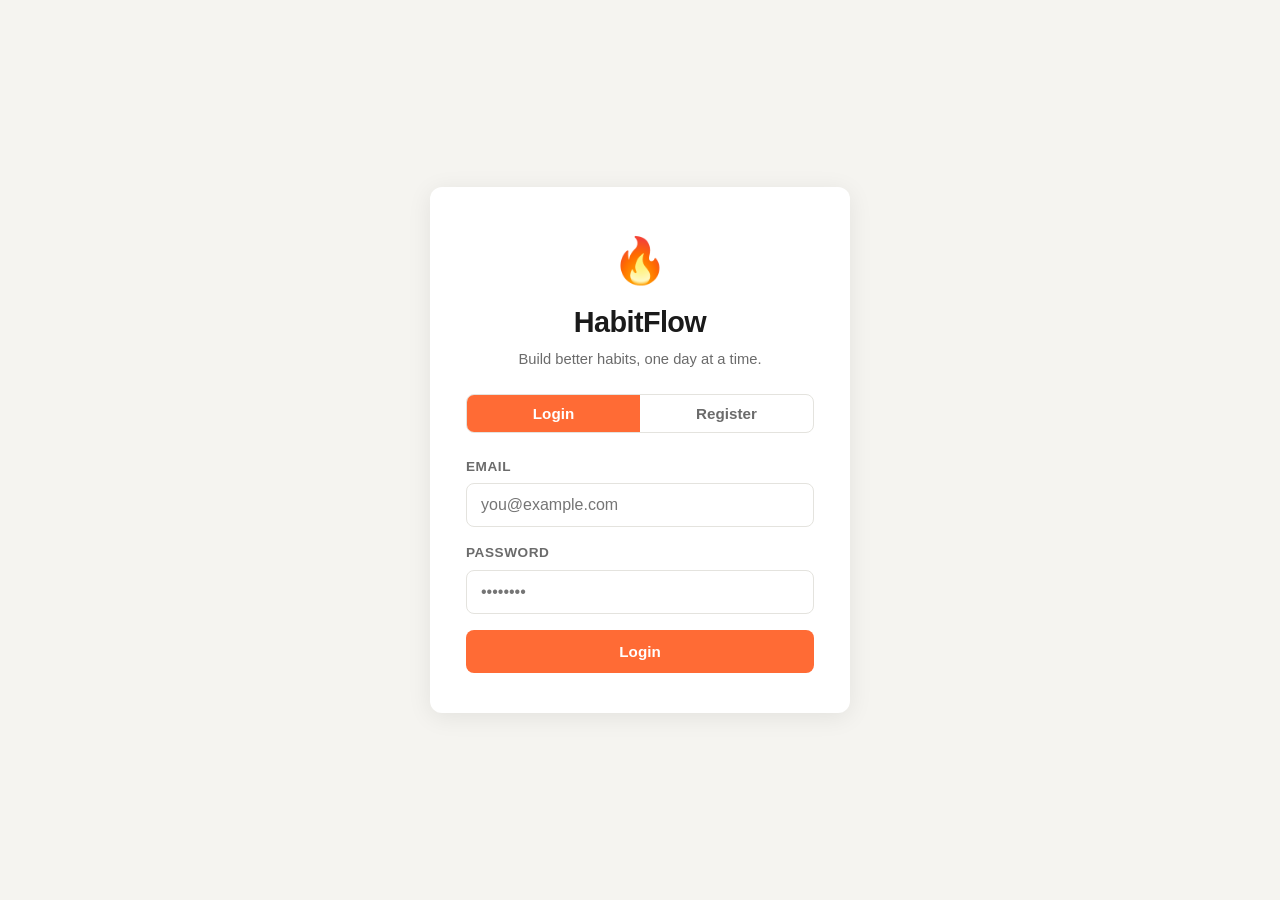
<file: frontend/index.html>
<!DOCTYPE html>
<html lang="en">
<head>
  <meta charset="UTF-8" />
  <meta name="viewport" content="width=device-width, initial-scale=1.0" />
  <title>Habit Tracker — Login</title>
  <link rel="stylesheet" href="style.css" />
</head>
<body class="auth-page">

  <div class="auth-card">
    <div class="logo">
      <span class="logo-icon">🔥</span>
      <h1>HabitFlow</h1>
      <p class="tagline">Build better habits, one day at a time.</p>
    </div>

    <!-- Tab switcher -->
    <div class="tab-bar">
      <button class="tab active" id="tab-login" onclick="showTab('login')">Login</button>
      <button class="tab" id="tab-register" onclick="showTab('register')">Register</button>
    </div>

    <!-- Login form -->
    <form id="form-login" class="auth-form" onsubmit="handleLogin(event)">
      <div class="field">
        <label for="login-email">Email</label>
        <input type="email" id="login-email" placeholder="you@example.com" required />
      </div>
      <div class="field">
        <label for="login-password">Password</label>
        <input type="password" id="login-password" placeholder="••••••••" required />
      </div>
      <button type="submit" class="btn btn-primary" id="btn-login">Login</button>
      <p id="login-error" class="form-error hidden"></p>
    </form>

    <!-- Register form -->
    <form id="form-register" class="auth-form hidden" onsubmit="handleRegister(event)">
      <div class="field">
        <label for="reg-email">Email</label>
        <input type="email" id="reg-email" placeholder="you@example.com" required />
      </div>
      <div class="field">
        <label for="reg-password">Password</label>
        <input type="password" id="reg-password" placeholder="Min 6 characters" required minlength="6" />
      </div>
      <button type="submit" class="btn btn-primary" id="btn-register">Create account</button>
      <p id="register-msg" class="form-info hidden"></p>
      <p id="register-error" class="form-error hidden"></p>
    </form>
  </div>

  <script src="app.js"></script>
  <script>
    // Redirect if already logged in
    if (localStorage.getItem("habit_token")) {
      window.location.href = "dashboard.html";
    }

    function showTab(tab) {
      document.getElementById("form-login").classList.toggle("hidden", tab !== "login");
      document.getElementById("form-register").classList.toggle("hidden", tab !== "register");
      document.getElementById("tab-login").classList.toggle("active", tab === "login");
      document.getElementById("tab-register").classList.toggle("active", tab === "register");
    }

    async function handleLogin(e) {
      e.preventDefault();
      const btn = document.getElementById("btn-login");
      const errEl = document.getElementById("login-error");
      btn.disabled = true;
      btn.textContent = "Logging in…";
      errEl.classList.add("hidden");

      const email = document.getElementById("login-email").value;
      const password = document.getElementById("login-password").value;

      try {
        const res = await apiFetch("/auth/login", "POST", { email, password }, false);
        localStorage.setItem("habit_token", res.access_token);
        localStorage.setItem("habit_user", JSON.stringify(res.user));
        window.location.href = "dashboard.html";
      } catch (err) {
        errEl.textContent = err.message || "Login failed";
        errEl.classList.remove("hidden");
        btn.disabled = false;
        btn.textContent = "Login";
      }
    }

    async function handleRegister(e) {
      e.preventDefault();
      const btn = document.getElementById("btn-register");
      const msgEl = document.getElementById("register-msg");
      const errEl = document.getElementById("register-error");
      btn.disabled = true;
      btn.textContent = "Creating account…";
      msgEl.classList.add("hidden");
      errEl.classList.add("hidden");

      const email = document.getElementById("reg-email").value;
      const password = document.getElementById("reg-password").value;

      try {
        await apiFetch("/auth/register", "POST", { email, password }, false);
        msgEl.textContent = "Account created! Check your email to confirm, then log in.";
        msgEl.classList.remove("hidden");
        btn.disabled = false;
        btn.textContent = "Create account";
      } catch (err) {
        errEl.textContent = err.message || "Registration failed";
        errEl.classList.remove("hidden");
        btn.disabled = false;
        btn.textContent = "Create account";
      }
    }
  </script>
</body>
</html>
</file>
<file: frontend/style.css>
/* ============================================================
   CSS Reset + Variables
   ============================================================ */
*, *::before, *::after { box-sizing: border-box; margin: 0; padding: 0; }

:root {
  --bg:          #f5f4f0;
  --surface:     #ffffff;
  --border:      #e4e3de;
  --primary:     #ff6b35;
  --primary-dark:#e85a25;
  --primary-bg:  #fff4f0;
  --text:        #1a1a1a;
  --text-muted:  #6b6b6b;
  --success:     #22c55e;
  --danger:      #ef4444;
  --radius:      12px;
  --radius-sm:   8px;
  --shadow:      0 4px 24px rgba(0,0,0,.08);
  --shadow-sm:   0 2px 8px rgba(0,0,0,.06);
  --transition:  .18s ease;
}

body {
  font-family: -apple-system, BlinkMacSystemFont, "Segoe UI", Roboto, sans-serif;
  background: var(--bg);
  color: var(--text);
  min-height: 100vh;
  line-height: 1.5;
}

/* ============================================================
   Utility
   ============================================================ */
.hidden { display: none !important; }

/* ============================================================
   Buttons
   ============================================================ */
.btn {
  display: inline-flex;
  align-items: center;
  gap: 6px;
  padding: 10px 20px;
  border: none;
  border-radius: var(--radius-sm);
  font-size: .95rem;
  font-weight: 600;
  cursor: pointer;
  transition: background var(--transition), opacity var(--transition), transform var(--transition);
  white-space: nowrap;
}
.btn:active { transform: scale(.97); }
.btn:disabled { opacity: .55; cursor: not-allowed; }

.btn-primary {
  background: var(--primary);
  color: #fff;
}
.btn-primary:hover:not(:disabled) { background: var(--primary-dark); }

.btn-ghost {
  background: transparent;
  color: var(--text-muted);
  border: 1px solid var(--border);
}
.btn-ghost:hover:not(:disabled) { background: var(--bg); color: var(--text); }

.btn-sm { padding: 6px 12px; font-size: .82rem; }
.btn-danger { color: var(--danger) !important; border-color: transparent !important; }
.btn-danger:hover { background: #fff5f5 !important; }

/* ============================================================
   Forms
   ============================================================ */
.field { display: flex; flex-direction: column; gap: 6px; }
.field label { font-size: .85rem; font-weight: 600; color: var(--text-muted); text-transform: uppercase; letter-spacing: .04em; }

input[type="email"],
input[type="password"],
input[type="text"] {
  width: 100%;
  padding: 12px 14px;
  border: 1.5px solid var(--border);
  border-radius: var(--radius-sm);
  font-size: 1rem;
  background: var(--surface);
  color: var(--text);
  transition: border-color var(--transition);
  outline: none;
}
input:focus { border-color: var(--primary); }

.form-error { color: var(--danger); font-size: .88rem; margin-top: 4px; }
.form-info  { color: var(--success); font-size: .88rem; margin-top: 4px; }

/* ============================================================
   Auth page
   ============================================================ */
.auth-page {
  display: flex;
  align-items: center;
  justify-content: center;
  padding: 24px 16px;
}

.auth-card {
  background: var(--surface);
  border-radius: var(--radius);
  box-shadow: var(--shadow);
  padding: 40px 36px;
  width: 100%;
  max-width: 420px;
  display: flex;
  flex-direction: column;
  gap: 24px;
}

.logo { text-align: center; }
.logo-icon { font-size: 2.8rem; display: block; margin-bottom: 6px; }
.logo h1 { font-size: 1.8rem; font-weight: 800; letter-spacing: -.02em; }
.tagline { color: var(--text-muted); font-size: .92rem; margin-top: 4px; }

/* Tabs */
.tab-bar {
  display: flex;
  border: 1.5px solid var(--border);
  border-radius: var(--radius-sm);
  overflow: hidden;
}
.tab {
  flex: 1;
  padding: 10px;
  border: none;
  background: transparent;
  font-size: .95rem;
  font-weight: 600;
  cursor: pointer;
  color: var(--text-muted);
  transition: background var(--transition), color var(--transition);
}
.tab.active {
  background: var(--primary);
  color: #fff;
}

/* Auth form */
.auth-form {
  display: flex;
  flex-direction: column;
  gap: 16px;
}
.auth-form .btn-primary { width: 100%; justify-content: center; padding: 13px; }

/* ============================================================
   Dashboard — shared app layout with sidebar
   ============================================================ */
.app-layout {
  display: flex;
  min-height: 100vh;
}

.app-sidebar {
  width: 220px;
  flex-shrink: 0;
  background: var(--surface);
  border-right: 1px solid var(--border);
  display: flex;
  flex-direction: column;
  padding: 24px 16px;
  position: fixed;
  top: 0; left: 0; bottom: 0;
  z-index: 50;
}

.app-sidebar-logo {
  font-weight: 800;
  font-size: 1.15rem;
  letter-spacing: -.01em;
  margin-bottom: 32px;
  padding: 0 8px;
}

.app-sidebar-nav {
  display: flex;
  flex-direction: column;
  gap: 4px;
  flex: 1;
}

.app-nav-item {
  display: flex;
  align-items: center;
  gap: 10px;
  padding: 10px 12px;
  border-radius: var(--radius-sm);
  text-decoration: none;
  color: var(--text-muted);
  font-weight: 600;
  font-size: .93rem;
  transition: background var(--transition), color var(--transition);
}
.app-nav-item:hover { background: var(--bg); color: var(--text); }
.app-nav-item.active { background: var(--primary-bg); color: var(--primary); }

.app-sidebar-footer {
  display: flex;
  flex-direction: column;
  gap: 8px;
  padding-top: 16px;
  border-top: 1px solid var(--border);
}

.app-main-wrap {
  flex: 1;
  margin-left: 220px;
  display: flex;
  flex-direction: column;
}

/* ============================================================
   Dashboard — topbar (mobile only)
   ============================================================ */
.topbar {
  background: var(--surface);
  border-bottom: 1px solid var(--border);
}
.topbar-inner {
  max-width: 720px;
  margin: 0 auto;
  padding: 0 20px;
  height: 60px;
  display: flex;
  align-items: center;
  justify-content: space-between;
}
.topbar-logo { font-weight: 800; font-size: 1.1rem; letter-spacing: -.01em; }
.topbar-right { display: flex; align-items: center; gap: 12px; }
.user-email { font-size: .82rem; color: var(--text-muted); max-width: 160px; overflow: hidden; text-overflow: ellipsis; white-space: nowrap; }

/* ============================================================
   Dashboard — main content
   ============================================================ */
.main-content {
  max-width: 720px;
  margin: 0 auto;
  padding: 32px 20px 80px;
  display: flex;
  flex-direction: column;
  gap: 28px;
  width: 100%;
}

.section-heading h2 { font-size: 1.6rem; font-weight: 800; letter-spacing: -.02em; }
.subtext { color: var(--text-muted); font-size: .9rem; margin-top: 2px; }

/* Progress bar */
.progress-section { display: flex; flex-direction: column; gap: 8px; }
.progress-bar-track {
  height: 10px;
  background: var(--border);
  border-radius: 99px;
  overflow: hidden;
}
.progress-bar-fill {
  height: 100%;
  background: linear-gradient(90deg, var(--primary), #ff9f68);
  border-radius: 99px;
  transition: width .4s ease;
}
.progress-label { font-size: .85rem; color: var(--text-muted); font-weight: 600; }

/* Add habit */
.add-habit-row {
  display: flex;
  gap: 10px;
}
.add-habit-row input { flex: 1; }
.add-habit-row .btn { flex-shrink: 0; }

/* Habits list */
.loading-msg, .empty-msg {
  text-align: center;
  color: var(--text-muted);
  padding: 40px 0;
  font-size: .95rem;
}

.habits-list {
  list-style: none;
  display: flex;
  flex-direction: column;
  gap: 10px;
}

.habit-item {
  background: var(--surface);
  border: 1.5px solid var(--border);
  border-radius: var(--radius);
  padding: 14px 16px;
  display: flex;
  align-items: center;
  gap: 12px;
  transition: border-color var(--transition), box-shadow var(--transition);
  box-shadow: var(--shadow-sm);
}
.habit-item:hover { border-color: var(--primary); }
.habit-item.done {
  background: var(--primary-bg);
  border-color: #ffd5c4;
}

.check-btn {
  font-size: 1.4rem;
  background: none;
  border: none;
  cursor: pointer;
  flex-shrink: 0;
  line-height: 1;
  transition: transform var(--transition);
}
.check-btn:hover { transform: scale(1.15); }

.habit-name {
  flex: 1;
  font-weight: 600;
  font-size: .98rem;
  word-break: break-word;
}
.habit-item.done .habit-name {
  text-decoration: line-through;
  color: var(--text-muted);
}

.habit-actions {
  display: flex;
  gap: 6px;
  flex-shrink: 0;
}

/* ============================================================
   Streak modal
   ============================================================ */
.modal-overlay {
  position: fixed;
  inset: 0;
  background: rgba(0,0,0,.45);
  display: flex;
  align-items: center;
  justify-content: center;
  padding: 20px;
  z-index: 200;
  backdrop-filter: blur(3px);
}

.modal-box {
  background: var(--surface);
  border-radius: var(--radius);
  box-shadow: var(--shadow);
  padding: 40px 36px;
  max-width: 340px;
  width: 100%;
  text-align: center;
  position: relative;
}

.modal-close {
  position: absolute;
  top: 14px;
  right: 16px;
  background: none;
  border: none;
  font-size: 1.5rem;
  cursor: pointer;
  color: var(--text-muted);
  line-height: 1;
}
.modal-close:hover { color: var(--text); }

.modal-icon { font-size: 3rem; margin-bottom: 12px; }
.modal-box h3 { font-size: 1.2rem; font-weight: 700; margin-bottom: 16px; }
.modal-streak-label { font-size: .8rem; text-transform: uppercase; letter-spacing: .08em; color: var(--text-muted); font-weight: 700; }
.modal-streak-count { font-size: 5rem; font-weight: 900; color: var(--primary); line-height: 1.1; }
.modal-streak-sub { color: var(--text-muted); font-size: .95rem; margin-top: 4px; }

/* ============================================================
   New-habit button
   ============================================================ */
.new-habit-btn {
  display: flex;
  align-items: center;
  justify-content: center;
  gap: 8px;
  width: 100%;
  padding: 14px;
  border: 2px dashed var(--border);
  border-radius: var(--radius);
  background: transparent;
  color: var(--text-muted);
  font-size: .95rem;
  font-weight: 600;
  cursor: pointer;
  transition: border-color var(--transition), color var(--transition), background var(--transition);
}
.new-habit-btn:hover {
  border-color: var(--primary);
  color: var(--primary);
  background: var(--primary-bg);
}

/* ============================================================
   Habit picker modal
   ============================================================ */
.habit-modal-box {
  max-width: 520px;
  width: 100%;
  padding: 0;
  overflow: hidden;
  text-align: left;
}

.hm-header {
  display: flex;
  align-items: center;
  justify-content: space-between;
  padding: 18px 22px;
  border-bottom: 1px solid var(--border);
}
.hm-header h3 { font-size: 1.05rem; font-weight: 700; }

.hm-tabs {
  display: flex;
  padding: 0 16px;
  gap: 2px;
  overflow-x: auto;
  scrollbar-width: none;
  border-bottom: 1px solid var(--border);
  background: var(--bg);
}
.hm-tabs::-webkit-scrollbar { display: none; }

.hm-tab {
  flex-shrink: 0;
  padding: 10px 14px;
  border: none;
  border-bottom: 2px solid transparent;
  background: transparent;
  color: var(--text-muted);
  font-size: .82rem;
  font-weight: 600;
  cursor: pointer;
  transition: color var(--transition);
  white-space: nowrap;
}
.hm-tab:hover { color: var(--text); }
.hm-tab.active { color: var(--primary); border-bottom-color: var(--primary); }

.hm-panel { padding: 8px 12px 16px; max-height: 320px; overflow-y: auto; }

.hm-row {
  display: flex;
  align-items: center;
  gap: 10px;
  padding: 9px 10px;
  border-radius: var(--radius-sm);
  transition: background var(--transition);
}
.hm-row:hover { background: var(--bg); }

.hm-emoji { font-size: 1.3rem; flex-shrink: 0; width: 28px; text-align: center; line-height: 1; }

.hm-info { flex: 1; min-width: 0; }
.hm-name { font-size: .88rem; font-weight: 600; color: var(--text); }
.hm-badge {
  display: inline-block;
  font-size: .65rem;
  font-weight: 700;
  padding: 1px 7px;
  border-radius: 99px;
  margin-top: 2px;
}
.hm-badge-heart    { background: #fff0eb; color: #FF6B35; }
.hm-badge-brain    { background: #f5eeff; color: #9B59B6; }
.hm-badge-fitness  { background: #e6fff8; color: #00a87f; }

.hm-add-btn {
  flex-shrink: 0;
  padding: 5px 14px;
  border-radius: 99px;
  background: var(--primary-bg);
  color: var(--primary);
  border: 1.5px solid #ffd5c4;
  font-size: .8rem;
  font-weight: 700;
  cursor: pointer;
  transition: background var(--transition), color var(--transition), border-color var(--transition);
  white-space: nowrap;
}
.hm-add-btn:hover:not(:disabled) { background: var(--primary); color: #fff; border-color: var(--primary); }
.hm-add-btn.added { background: var(--success); color: #fff; border-color: var(--success); }
.hm-add-btn:disabled { opacity: .55; cursor: not-allowed; }

.hm-custom-form { display: flex; flex-direction: column; gap: 14px; padding-top: 4px; }
.hm-custom-row { display: flex; gap: 10px; }
.hm-emoji-input { width: 60px; flex-shrink: 0; text-align: center; font-size: 1.2rem; padding: 10px 6px; }
.hm-name-input { flex: 1; }
.hm-custom-bio label { display: block; font-size: .78rem; font-weight: 700; color: var(--text-muted); text-transform: uppercase; letter-spacing: .04em; margin-bottom: 6px; }
.hm-custom-bio select {
  width: 100%;
  padding: 10px 12px;
  border: 1.5px solid var(--border);
  border-radius: var(--radius-sm);
  background: var(--surface);
  color: var(--text);
  font-size: .9rem;
  outline: none;
  cursor: pointer;
  transition: border-color var(--transition);
}
.hm-custom-bio select:focus { border-color: var(--primary); }

/* ============================================================
   Stats modal
   ============================================================ */
.stats-modal-box {
  max-width: 380px;
}

.stats-grid {
  display: grid;
  grid-template-columns: repeat(3, 1fr);
  gap: 10px;
  margin: 18px 0 20px;
}
.stat-item {
  background: var(--bg);
  border-radius: var(--radius-sm);
  padding: 12px 8px;
  text-align: center;
}
.stat-val {
  font-size: 1.7rem;
  font-weight: 900;
  color: var(--primary);
  line-height: 1;
}
.stat-label {
  font-size: .68rem;
  color: var(--text-muted);
  font-weight: 600;
  margin-top: 4px;
  text-transform: uppercase;
  letter-spacing: .04em;
}

.stat-calendar-label {
  font-size: .75rem;
  font-weight: 700;
  color: var(--text-muted);
  text-transform: uppercase;
  letter-spacing: .06em;
  margin-bottom: 8px;
  text-align: center;
}
.stat-calendar {
  display: flex;
  flex-wrap: wrap;
  gap: 4px;
  justify-content: center;
}
.cal-day {
  width: 28px; height: 28px;
  border-radius: 6px;
  display: flex; align-items: center; justify-content: center;
  font-size: .6rem;
  font-weight: 700;
}
.cal-day.done   { background: var(--success); color: #fff; }
.cal-day.missed { background: var(--border); color: var(--text-muted); }

/* Updated habit item with emoji and badges */
.habit-emoji { font-size: 1.15rem; flex-shrink: 0; line-height: 1; }

.habit-meta {
  display: flex;
  flex-direction: column;
  gap: 2px;
  flex: 1;
  min-width: 0;
}
.habit-badge {
  display: inline-block;
  font-size: .62rem;
  font-weight: 700;
  padding: 1px 7px;
  border-radius: 99px;
  width: fit-content;
}
.habit-badge-heart    { background: #fff0eb; color: #FF6B35; }
.habit-badge-brain    { background: #f5eeff; color: #9B59B6; }
.habit-badge-fitness  { background: #e6fff8; color: #00a87f; }

/* ============================================================
   Habit modal — bad-habit section
   ============================================================ */
.hm-section-divider {
  display: flex;
  align-items: center;
  gap: 8px;
  font-size: .65rem;
  font-weight: 800;
  color: var(--danger);
  text-transform: uppercase;
  letter-spacing: .09em;
  padding: 12px 10px 4px;
  margin-top: 2px;
}
.hm-section-divider::before,
.hm-section-divider::after {
  content: '';
  flex: 1;
  height: 1px;
  background: #fca5a530;
}

.hm-row-bad { background: #fff8f8; }
.hm-row-bad:hover { background: #fee2e2; }
.hm-row-bad .hm-name { color: var(--danger); }
.hm-row-bad .hm-add-btn {
  background: #fff0f0;
  color: var(--danger);
  border-color: #fca5a5;
}
.hm-row-bad .hm-add-btn:hover:not(:disabled) {
  background: var(--danger);
  color: #fff;
  border-color: var(--danger);
}
.hm-row-bad .hm-add-btn.added {
  background: var(--danger);
  color: #fff;
  border-color: var(--danger);
}

/* ============================================================
   History page
   ============================================================ */
.hist-filters {
  display: flex;
  align-items: center;
  gap: 14px;
  flex-wrap: wrap;
}
.hist-filters label {
  font-size: .88rem;
  color: var(--text-muted);
  font-weight: 600;
  display: flex;
  align-items: center;
  gap: 8px;
}
.hist-filters select {
  padding: 6px 10px;
  border: 1.5px solid var(--border);
  border-radius: var(--radius-sm);
  background: var(--surface);
  color: var(--text);
  font-size: .88rem;
  cursor: pointer;
}
.hist-count {
  margin-left: auto;
  font-size: .8rem;
  color: var(--text-muted);
  background: var(--bg);
  padding: 4px 12px;
  border-radius: 99px;
}

.hist-table-wrap {
  overflow-x: auto;
  border: 1.5px solid var(--border);
  border-radius: var(--radius);
  box-shadow: var(--shadow-sm);
}
.hist-table {
  width: 100%;
  border-collapse: collapse;
  font-size: .88rem;
  background: var(--surface);
}
.hist-table thead {
  background: var(--bg);
  border-bottom: 1.5px solid var(--border);
}
.hist-table th {
  padding: 10px 10px;
  text-align: center;
  font-size: .75rem;
  font-weight: 700;
  color: var(--text-muted);
  text-transform: uppercase;
  letter-spacing: .04em;
  white-space: nowrap;
}
.hist-table td {
  padding: 10px 10px;
  text-align: center;
  border-bottom: 1px solid var(--border);
  vertical-align: middle;
}
.hist-table tbody tr:last-child td { border-bottom: none; }
.hist-table tbody tr:hover { background: var(--primary-bg); }
.hist-date-col { text-align: left !important; min-width: 130px; padding-left: 14px !important; }

/* History edit modal */
.hist-edit-box { max-width: 440px; text-align: left; }
.hist-edit-field {
  margin-bottom: 18px;
  font-size: .9rem;
  color: var(--text);
}
.hist-edit-field input[type=range] {
  width: 100%;
  margin-top: 8px;
  border: none;
  padding: 0;
}
.hist-edit-label-row {
  display: flex;
  justify-content: space-between;
  align-items: center;
  margin-bottom: 8px;
  font-weight: 600;
}
.hist-edit-val {
  font-weight: 800;
  color: var(--primary);
}
.hist-stepper {
  display: flex;
  align-items: center;
  gap: 16px;
  margin-top: 10px;
}
.hist-stepper button {
  width: 34px; height: 34px;
  border-radius: 50%;
  background: var(--bg);
  color: var(--text);
  border: 1.5px solid var(--border);
  font-size: 1.1rem;
  cursor: pointer;
  display: flex; align-items: center; justify-content: center;
  transition: background var(--transition);
}
.hist-stepper button:hover { background: var(--primary); color: #fff; border-color: var(--primary); }
.hist-stepper span {
  font-size: 1.6rem;
  font-weight: 900;
  color: var(--primary);
  min-width: 36px;
  text-align: center;
}
.hist-toggles {
  display: grid;
  grid-template-columns: 1fr 1fr;
  gap: 8px;
  margin-top: 4px;
}
.hist-toggle-row {
  display: flex;
  justify-content: space-between;
  align-items: center;
  background: var(--bg);
  border: 1px solid var(--border);
  border-radius: var(--radius-sm);
  padding: 9px 12px;
  cursor: pointer;
  font-size: .82rem;
  font-weight: 600;
  color: var(--text-muted);
  transition: border-color var(--transition);
}
.hist-toggle-row:hover { border-color: var(--primary); }
.hist-toggle-cb { width: 16px; height: 16px; cursor: pointer; accent-color: var(--primary); }

/* ============================================================
   Plan page (dark theme — uses bio-* layout)
   ============================================================ */
.plan-target-card {
  background: #162032;
  border: 1px solid #1e2d3d;
  border-radius: 16px;
  padding: 28px 32px;
  display: flex;
  flex-direction: column;
  gap: 16px;
}
.plan-target-label {
  font-size: .75rem;
  font-weight: 700;
  letter-spacing: .1em;
  color: #00C896;
  text-transform: uppercase;
  margin-bottom: 4px;
}
.plan-target-row {
  display: flex;
  align-items: center;
  gap: 16px;
  flex-wrap: wrap;
}
.plan-target-row input[type=number] {
  width: 90px;
  padding: 12px 14px;
  background: #0d1720;
  border: 2px solid #00C896;
  border-radius: 8px;
  color: #00C896;
  font-size: 1.4rem;
  font-weight: 900;
  outline: none;
  text-align: center;
}
.plan-target-row input[type=number]::-webkit-inner-spin-button { display: none; }

.plan-gap-row {
  display: flex;
  gap: 16px;
  flex-wrap: wrap;
}
.plan-gap-chip {
  display: inline-flex;
  align-items: center;
  gap: 6px;
  padding: 6px 14px;
  border-radius: 99px;
  font-size: .82rem;
  font-weight: 700;
}
.plan-gap-chip.good    { background: #00C89625; color: #00C896; }
.plan-gap-chip.bad     { background: #FF3B5C25; color: #FF3B5C; }
.plan-gap-chip.neutral { background: #1e2d3d; color: #718096; }

/* Rec cards */
.plan-rec-list { display: flex; flex-direction: column; gap: 14px; }

.plan-rec-card {
  background: #162032;
  border: 1px solid #1e2d3d;
  border-radius: 14px;
  padding: 18px 20px;
  display: flex;
  align-items: flex-start;
  gap: 14px;
  transition: border-color .15s;
}
.plan-rec-card:hover { border-color: #2d4a6e; }

.plan-priority {
  flex-shrink: 0;
  width: 28px; height: 28px;
  border-radius: 50%;
  background: #1e2d3d;
  color: #a0aec0;
  font-size: .72rem;
  font-weight: 800;
  display: flex; align-items: center; justify-content: center;
}
.plan-priority.p1 { background: #00C89625; color: #00C896; }
.plan-priority.p2 { background: #FF6B3525; color: #FF6B35; }
.plan-priority.p3 { background: #9B59B625; color: #9B59B6; }

.plan-rec-emoji { font-size: 1.8rem; flex-shrink: 0; line-height: 1; }

.plan-rec-body { flex: 1; min-width: 0; }
.plan-rec-name { font-size: .95rem; font-weight: 700; color: #e2e8f0; margin-bottom: 3px; }
.plan-rec-desc { font-size: .78rem; color: #718096; margin-bottom: 10px; }

.plan-rec-meta {
  display: flex;
  gap: 8px;
  flex-wrap: wrap;
  margin-bottom: 10px;
}
.plan-meta-chip {
  display: inline-flex;
  align-items: center;
  gap: 4px;
  font-size: .72rem;
  font-weight: 600;
  padding: 2px 9px;
  border-radius: 99px;
  background: #0d1720;
  color: #a0aec0;
  border: 1px solid #1e2d3d;
}

/* Impact bars */
.plan-impact-row { display: flex; flex-direction: column; gap: 5px; }
.plan-impact-line {
  display: flex;
  align-items: center;
  gap: 8px;
  font-size: .72rem;
  color: #718096;
}
.plan-impact-bar-track {
  flex: 1;
  height: 5px;
  background: #1e2d3d;
  border-radius: 99px;
  overflow: hidden;
  max-width: 120px;
}
.plan-impact-bar-fill {
  height: 100%;
  border-radius: 99px;
  transition: width .5s ease;
}
.bar-heart    { background: #FF6B35; }
.bar-brain    { background: #9B59B6; }
.bar-fitness  { background: #00C896; }

.plan-rec-weeks {
  font-size: .7rem;
  color: #4a5568;
  margin-top: 4px;
}

/* Summary cards */
.plan-summary-grid {
  display: grid;
  grid-template-columns: repeat(3, 1fr);
  gap: 14px;
}
.plan-summary-card {
  background: #162032;
  border: 1px solid #1e2d3d;
  border-radius: 14px;
  padding: 20px 16px;
  text-align: center;
}
.plan-summary-val {
  font-size: 2.4rem;
  font-weight: 900;
  color: #00C896;
  line-height: 1;
}
.plan-summary-label {
  font-size: .72rem;
  color: #718096;
  font-weight: 600;
  margin-top: 6px;
  text-transform: uppercase;
  letter-spacing: .05em;
}

/* No-data state */
.plan-no-data {
  background: #162032;
  border: 1px solid #1e2d3d;
  border-radius: 16px;
  padding: 48px 32px;
  text-align: center;
  color: #718096;
}
.plan-no-data .emoji { font-size: 3rem; margin-bottom: 12px; }

/* ============================================================
   Dashboard responsive
   ============================================================ */
@media (max-width: 700px) {
  .app-sidebar { display: none; }
  .app-main-wrap { margin-left: 0; }
  .topbar { display: block; }
  .auth-card { padding: 28px 20px; }
  .main-content { padding: 20px 14px 60px; }
  .habit-actions .btn-sm { padding: 5px 9px; font-size: .78rem; }
  .add-habit-row { flex-direction: column; }
  .add-habit-row .btn { width: 100%; justify-content: center; }
  .modal-box { padding: 32px 20px; }
  .modal-streak-count { font-size: 4rem; }
}
@media (min-width: 701px) {
  .topbar { display: none; }
}

/* ============================================================
   ██████╗ ██╗ ██████╗      █████╗  ██████╗ ███████╗
   ██╔══██╗██║██╔═══██╗    ██╔══██╗██╔════╝ ██╔════╝
   ██████╔╝██║██║   ██║    ███████║██║  ███╗█████╗
   ██╔══██╗██║██║   ██║    ██╔══██║██║   ██║██╔══╝
   ██████╔╝██║╚██████╔╝    ██║  ██║╚██████╔╝███████╗
   Biological Age Dashboard — dark sporty theme
   ============================================================ */

.bio-page {
  background: #0F1923;
  color: #e2e8f0;
  min-height: 100vh;
}

/* ── Layout ──────────────────────────────────────────────── */
.bio-layout {
  display: flex;
  min-height: 100vh;
}

/* ── Sidebar ─────────────────────────────────────────────── */
.bio-sidebar {
  width: 220px;
  flex-shrink: 0;
  background: #0d1720;
  border-right: 1px solid #1e2d3d;
  display: flex;
  flex-direction: column;
  padding: 28px 16px 24px;
  position: fixed;
  top: 0; left: 0; bottom: 0;
  z-index: 50;
}

.bio-sidebar-logo {
  font-weight: 900;
  font-size: 1.15rem;
  letter-spacing: -.01em;
  margin-bottom: 36px;
  padding: 0 8px;
  color: #fff;
}

.bio-sidebar-nav {
  display: flex;
  flex-direction: column;
  gap: 4px;
  flex: 1;
}

.bio-nav-item {
  display: flex;
  align-items: center;
  gap: 10px;
  padding: 11px 12px;
  border-radius: 8px;
  text-decoration: none;
  color: #718096;
  font-weight: 600;
  font-size: .93rem;
  transition: background .15s, color .15s;
}
.bio-nav-item:hover { background: #162032; color: #e2e8f0; }
.bio-nav-item.active { background: #00C89620; color: #00C896; }

.bio-sidebar-footer {
  display: flex;
  flex-direction: column;
  gap: 8px;
  padding-top: 16px;
  border-top: 1px solid #1e2d3d;
}

.bio-sidebar-email {
  font-size: .78rem;
  color: #4a5568;
  overflow: hidden;
  text-overflow: ellipsis;
  white-space: nowrap;
}

/* ── Main ────────────────────────────────────────────────── */
.bio-main {
  flex: 1;
  margin-left: 220px;
  padding: 36px 32px 100px;
  display: flex;
  flex-direction: column;
  gap: 36px;
  max-width: 1100px;
}

/* ── Buttons ─────────────────────────────────────────────── */
.bio-btn-primary {
  display: inline-flex;
  align-items: center;
  justify-content: center;
  gap: 8px;
  padding: 12px 24px;
  background: #00C896;
  color: #0F1923;
  font-weight: 700;
  font-size: .95rem;
  border: none;
  border-radius: 8px;
  cursor: pointer;
  transition: background .15s, transform .1s;
}
.bio-btn-primary:hover { background: #00b085; }
.bio-btn-primary.full-width { width: 100%; }

.bio-btn-ghost {
  display: inline-flex;
  align-items: center;
  gap: 6px;
  padding: 8px 14px;
  background: transparent;
  color: #718096;
  font-weight: 600;
  font-size: .85rem;
  border: 1px solid #1e2d3d;
  border-radius: 8px;
  cursor: pointer;
  transition: background .15s, color .15s;
}
.bio-btn-ghost:hover { background: #162032; color: #e2e8f0; }

/* ── Hero ────────────────────────────────────────────────── */
.bio-hero {
  background: linear-gradient(135deg, #162032 0%, #1a2a40 60%, #0f1f30 100%);
  border: 1px solid #1e2d3d;
  border-radius: 20px;
  padding: 40px 44px;
  display: flex;
  align-items: center;
  justify-content: space-between;
  gap: 24px;
  overflow: hidden;
  position: relative;
}
.bio-hero::before {
  content: '';
  position: absolute;
  width: 300px; height: 300px;
  background: radial-gradient(circle, #00C89615 0%, transparent 70%);
  top: -80px; right: -60px;
  border-radius: 50%;
}

.bio-hero-label {
  font-size: .72rem;
  font-weight: 700;
  letter-spacing: .12em;
  color: #00C896;
  text-transform: uppercase;
  margin-bottom: 8px;
}

.bio-hero-num {
  display: flex;
  align-items: baseline;
  gap: 6px;
}
.bio-hero-age {
  font-size: 5.5rem;
  font-weight: 900;
  line-height: 1;
  background: linear-gradient(90deg, #00C896, #00e6ae);
  -webkit-background-clip: text;
  -webkit-text-fill-color: transparent;
  background-clip: text;
}
.bio-hero-unit { font-size: 1.4rem; font-weight: 700; color: #718096; }

.bio-hero-msg {
  margin-top: 12px;
  font-size: 1.05rem;
  color: #a0aec0;
  font-weight: 500;
}

.bio-hero-meta {
  display: flex;
  gap: 10px;
  margin-top: 16px;
  flex-wrap: wrap;
}
.bio-hero-badge {
  display: inline-block;
  padding: 4px 12px;
  background: #1e2d3d;
  border-radius: 99px;
  font-size: .82rem;
  font-weight: 600;
  color: #a0aec0;
}
.hero-diff-good { background: #00C89625; color: #00C896; }
.hero-diff-bad  { background: #FF3B5C25; color: #FF3B5C; }
.hero-diff-neutral { background: #1e2d3d; color: #a0aec0; }

.bio-hero-deco {
  font-size: 6rem;
  opacity: .15;
  flex-shrink: 0;
  user-select: none;
}

/* ── Age Cards ───────────────────────────────────────────── */
.bio-cards-grid {
  display: grid;
  grid-template-columns: repeat(3, 1fr);
  gap: 20px;
}

/* Flip card */
.bio-flip-card {
  perspective: 900px;
  height: 280px;
}
.bio-flip-inner {
  position: relative;
  width: 100%;
  height: 100%;
  transform-style: preserve-3d;
  transition: transform .5s cubic-bezier(.4,0,.2,1);
}
.bio-flip-card:hover .bio-flip-inner { transform: rotateY(180deg); }

.bio-card-front,
.bio-card-back {
  position: absolute;
  inset: 0;
  backface-visibility: hidden;
  border-radius: 16px;
  padding: 24px;
  display: flex;
  flex-direction: column;
  background: #162032;
  border: 1px solid #1e2d3d;
  transition: box-shadow .2s;
}
.bio-card-front { border-top: 3px solid var(--card-color, #00C896); }
.bio-card-back  { transform: rotateY(180deg); border-top: 3px solid var(--card-color, #00C896); overflow-y: auto; }

.bio-flip-card:hover .bio-card-front { box-shadow: 0 8px 40px rgba(0,0,0,.4); }

.bio-card-top {
  display: flex;
  align-items: flex-start;
  gap: 12px;
  margin-bottom: 16px;
}
.bio-card-icon { font-size: 1.8rem; flex-shrink: 0; }
.bio-card-title { font-size: .8rem; font-weight: 700; text-transform: uppercase; letter-spacing: .08em; color: #718096; }

.bio-card-age-row {
  display: flex;
  align-items: baseline;
  gap: 4px;
  margin-bottom: 6px;
}
.bio-card-age {
  font-size: 3.4rem;
  font-weight: 900;
  line-height: 1;
  color: var(--card-color, #00C896);
}
.bio-card-age-unit { font-size: .9rem; color: #718096; font-weight: 600; }

.bio-card-diff {
  font-size: .85rem;
  font-weight: 700;
  margin-bottom: 12px;
}
.bio-card-diff.good    { color: #00C896; }
.bio-card-diff.bad     { color: #FF3B5C; }
.bio-card-diff.neutral { color: #718096; }

.bio-card-tip {
  font-size: .78rem;
  color: #718096;
  line-height: 1.4;
  flex: 1;
}

.bio-card-hint {
  font-size: .7rem;
  color: #2d3748;
  text-align: right;
  margin-top: auto;
}

/* Trend badge */
.bio-trend-wrap { margin-top: 4px; }
.bio-trend {
  display: inline-block;
  font-size: .68rem;
  font-weight: 700;
  padding: 2px 7px;
  border-radius: 99px;
  text-transform: uppercase;
  letter-spacing: .05em;
}
.bio-trend.improving   { background: #00C89625; color: #00C896; }
.bio-trend.declining   { background: #FF3B5C25; color: #FF3B5C; }
.bio-trend.stable      { background: #FF6B3525; color: #FF6B35; }
.bio-trend.insufficient{ background: #2d374825; color: #718096; }

/* Card back factors */
.bio-card-back h4 { font-size: .85rem; font-weight: 700; color: #a0aec0; margin-bottom: 12px; }
.bio-factors { list-style: none; display: flex; flex-direction: column; gap: 8px; }
.factor-item {
  display: flex;
  align-items: center;
  gap: 8px;
  font-size: .78rem;
  padding: 6px 8px;
  border-radius: 6px;
  background: #0d1720;
}
.factor-good { border-left: 3px solid #00C896; }
.factor-bad  { border-left: 3px solid #FF3B5C; }
.factor-none { color: #4a5568; font-size: .78rem; font-style: italic; }
.factor-icon { flex-shrink: 0; font-size: 1rem; }
.factor-text { flex: 1; color: #a0aec0; }
.factor-delta { font-weight: 700; font-size: .75rem; flex-shrink: 0; }
.factor-good .factor-delta { color: #00C896; }
.factor-bad  .factor-delta { color: #FF3B5C; }

/* ── Section header ──────────────────────────────────────── */
.bio-section-header {
  display: flex;
  align-items: center;
  gap: 12px;
  margin-bottom: 20px;
}
.bio-section-header h2 { font-size: 1.2rem; font-weight: 800; color: #e2e8f0; }
.bio-date-badge {
  font-size: .75rem;
  color: #718096;
  background: #162032;
  padding: 3px 10px;
  border-radius: 99px;
  margin-left: auto;
}

/* ── Daily Log ───────────────────────────────────────────── */
.bio-log-section {
  background: #162032;
  border: 1px solid #1e2d3d;
  border-radius: 16px;
  padding: 28px;
}

.bio-log-grid {
  display: grid;
  grid-template-columns: 1fr 1fr;
  gap: 16px;
  margin-bottom: 20px;
}

.bio-input-card {
  background: #0d1720;
  border: 1px solid #1e2d3d;
  border-radius: 12px;
  padding: 16px 18px;
}
.bio-input-card.span-2 { grid-column: span 2; }
.bio-spacer-card { opacity: 0; pointer-events: none; }

.bio-input-label-row {
  display: flex;
  justify-content: space-between;
  align-items: center;
  margin-bottom: 12px;
  font-size: .85rem;
  font-weight: 600;
  color: #a0aec0;
}
.bio-input-val {
  font-size: 1rem;
  font-weight: 700;
  color: #00C896;
  min-width: 32px;
  text-align: right;
}

/* Slider */
.bio-slider {
  -webkit-appearance: none;
  width: 100%;
  height: 6px;
  background: #1e2d3d;
  border-radius: 99px;
  outline: none;
  cursor: pointer;
}
.bio-slider::-webkit-slider-thumb {
  -webkit-appearance: none;
  width: 20px; height: 20px;
  border-radius: 50%;
  background: #00C896;
  cursor: pointer;
  box-shadow: 0 0 0 3px #00C89630;
  transition: box-shadow .15s;
}
.bio-slider::-webkit-slider-thumb:hover { box-shadow: 0 0 0 6px #00C89630; }
.bio-slider::-moz-range-thumb {
  width: 20px; height: 20px;
  border-radius: 50%;
  background: #00C896;
  cursor: pointer;
  border: none;
}
.bio-slider-ends {
  display: flex;
  justify-content: space-between;
  font-size: .68rem;
  color: #4a5568;
  margin-top: 6px;
}

/* Stepper */
.bio-stepper {
  display: flex;
  align-items: center;
  justify-content: center;
  gap: 16px;
  margin-top: 8px;
}
.bio-stepper-btn {
  width: 36px; height: 36px;
  border-radius: 50%;
  background: #1e2d3d;
  color: #e2e8f0;
  border: none;
  font-size: 1.2rem;
  cursor: pointer;
  display: flex; align-items: center; justify-content: center;
  transition: background .15s;
}
.bio-stepper-btn:hover { background: #00C896; color: #0F1923; }
.bio-stepper-num {
  font-size: 2rem;
  font-weight: 900;
  color: #FF6B35;
  min-width: 40px;
  text-align: center;
}

/* Toggle grid */
.bio-toggles-grid {
  display: grid;
  grid-template-columns: repeat(auto-fill, minmax(180px, 1fr));
  gap: 10px;
  margin-bottom: 24px;
}

.bio-toggle-item {
  display: flex;
  align-items: center;
  gap: 10px;
  background: #0d1720;
  border: 1px solid #1e2d3d;
  border-radius: 10px;
  padding: 12px 14px;
}
.btog-icon { font-size: 1.1rem; flex-shrink: 0; }
.btog-label { flex: 1; font-size: .82rem; font-weight: 600; color: #a0aec0; }

/* Toggle switch */
.bio-switch { position: relative; display: inline-block; width: 46px; height: 24px; flex-shrink: 0; cursor: pointer; }
.bio-switch input { opacity: 0; width: 0; height: 0; }
.bio-switch-track {
  position: absolute; inset: 0;
  background: #1e2d3d;
  border-radius: 24px;
  transition: background .25s;
}
.bio-switch-track::before {
  content: '';
  position: absolute;
  width: 18px; height: 18px;
  left: 3px; bottom: 3px;
  background: #4a5568;
  border-radius: 50%;
  transition: transform .25s, background .25s;
}
.bio-switch input:checked + .bio-switch-track { background: #00C89640; }
.bio-switch input:checked + .bio-switch-track::before { transform: translateX(22px); background: #00C896; }

/* Save button */
.bio-save-btn {
  display: flex;
  align-items: center;
  justify-content: center;
  gap: 8px;
  width: 100%;
  padding: 15px;
  background: linear-gradient(90deg, #00C896, #00a87f);
  color: #0F1923;
  font-size: 1rem;
  font-weight: 800;
  border: none;
  border-radius: 10px;
  cursor: pointer;
  transition: opacity .15s, transform .1s;
  letter-spacing: .02em;
}
.bio-save-btn:hover { opacity: .9; }
.bio-save-btn:active { transform: scale(.98); }
.bio-save-btn:disabled { opacity: .5; cursor: not-allowed; }

/* ── Chart ───────────────────────────────────────────────── */
.bio-chart-section {
  background: #162032;
  border: 1px solid #1e2d3d;
  border-radius: 16px;
  padding: 28px;
}
.bio-chart-wrap {
  height: 280px;
  position: relative;
}
.bio-chart-empty {
  position: absolute;
  inset: 0;
  display: flex;
  align-items: center;
  justify-content: center;
  color: #4a5568;
  font-size: .95rem;
  text-align: center;
}

/* ── Impact ──────────────────────────────────────────────── */
.bio-impact-section {
  background: #162032;
  border: 1px solid #1e2d3d;
  border-radius: 16px;
  padding: 28px;
}
.bio-impact-grid {
  display: grid;
  grid-template-columns: repeat(auto-fill, minmax(200px, 1fr));
  gap: 10px;
}
.impact-item {
  display: flex;
  align-items: center;
  gap: 10px;
  padding: 12px 14px;
  border-radius: 10px;
  background: #0d1720;
  border: 1px solid #1e2d3d;
}
.impact-good { border-left: 3px solid #00C896; }
.impact-bad  { border-left: 3px solid #FF3B5C; }
.impact-icon { font-size: 1.1rem; flex-shrink: 0; }
.impact-details { flex: 1; display: flex; flex-direction: column; gap: 1px; }
.impact-label { font-size: .72rem; color: #718096; font-weight: 600; text-transform: uppercase; letter-spacing: .04em; }
.impact-value { font-size: .88rem; color: #e2e8f0; font-weight: 600; }
.impact-status { font-size: 1rem; flex-shrink: 0; }
.impact-empty { color: #4a5568; font-size: .9rem; grid-column: 1/-1; text-align: center; padding: 20px; }

/* ── Toast ───────────────────────────────────────────────── */
.bio-toast {
  position: fixed;
  bottom: 28px;
  left: 50%;
  transform: translateX(-50%);
  background: #162032;
  border: 1px solid #00C896;
  color: #00C896;
  padding: 12px 24px;
  border-radius: 99px;
  font-size: .9rem;
  font-weight: 600;
  z-index: 500;
  white-space: nowrap;
  box-shadow: 0 8px 32px rgba(0,0,0,.4);
  animation: toast-in .25s ease;
}
@keyframes toast-in {
  from { opacity: 0; transform: translateX(-50%) translateY(10px); }
  to   { opacity: 1; transform: translateX(-50%) translateY(0); }
}

/* ── Onboarding modal ────────────────────────────────────── */
.bio-overlay {
  position: fixed;
  inset: 0;
  background: rgba(0,0,0,.7);
  display: flex;
  align-items: center;
  justify-content: center;
  padding: 20px;
  z-index: 300;
  backdrop-filter: blur(4px);
}
.bio-modal {
  background: #162032;
  border: 1px solid #1e2d3d;
  border-radius: 20px;
  padding: 44px 40px;
  max-width: 420px;
  width: 100%;
  text-align: center;
  box-shadow: 0 24px 80px rgba(0,0,0,.6);
}
.bio-modal-emoji { font-size: 3.5rem; margin-bottom: 12px; }
.bio-modal h2 { font-size: 1.6rem; font-weight: 800; margin-bottom: 8px; color: #fff; }
.bio-modal-sub { color: #718096; font-size: .9rem; margin-bottom: 28px; }
.bio-modal-form { display: flex; flex-direction: column; gap: 16px; }
.bio-field { display: flex; flex-direction: column; gap: 6px; text-align: left; }
.bio-field label { font-size: .8rem; font-weight: 700; color: #718096; text-transform: uppercase; letter-spacing: .06em; }
.bio-field input,
.bio-field select {
  padding: 12px 14px;
  background: #0d1720;
  border: 1.5px solid #1e2d3d;
  border-radius: 8px;
  color: #e2e8f0;
  font-size: 1rem;
  outline: none;
  transition: border-color .15s;
}
.bio-field input:focus,
.bio-field select:focus { border-color: #00C896; }
.bio-field .optional { font-weight: 400; font-size: .75em; color: #4a5568; }

/* ── Mobile bottom nav ───────────────────────────────────── */
.bio-mobile-nav {
  display: none;
  position: fixed;
  bottom: 0; left: 0; right: 0;
  background: #0d1720;
  border-top: 1px solid #1e2d3d;
  z-index: 100;
  padding: 8px 0 env(safe-area-inset-bottom);
}
.bio-mobile-item {
  flex: 1;
  display: flex;
  flex-direction: column;
  align-items: center;
  gap: 2px;
  text-decoration: none;
  color: #4a5568;
  font-size: .75rem;
  font-weight: 600;
  padding: 6px;
  transition: color .15s;
}
.bio-mobile-item.active { color: #00C896; }

/* ── Responsive ──────────────────────────────────────────── */
@media (max-width: 900px) {
  .bio-cards-grid { grid-template-columns: 1fr 1fr; }
  .bio-flip-card  { height: 260px; }
}

@media (max-width: 700px) {
  .bio-sidebar { display: none; }
  .bio-main    { margin-left: 0; padding: 20px 16px 90px; }
  .bio-mobile-nav { display: flex; }
  .bio-hero    { padding: 28px 20px; }
  .bio-hero-age { font-size: 3.8rem; }
  .bio-hero-deco { font-size: 3.5rem; }
  .bio-cards-grid { grid-template-columns: 1fr; }
  .bio-flip-card  { height: 240px; }
  .bio-log-grid   { grid-template-columns: 1fr; }
  .bio-input-card.span-2 { grid-column: span 1; }
  .bio-spacer-card { display: none; }
  .bio-toggles-grid { grid-template-columns: 1fr 1fr; }
  .bio-modal { padding: 32px 20px; }
}

@media (max-width: 400px) {
  .bio-toggles-grid { grid-template-columns: 1fr; }
}
</file>
